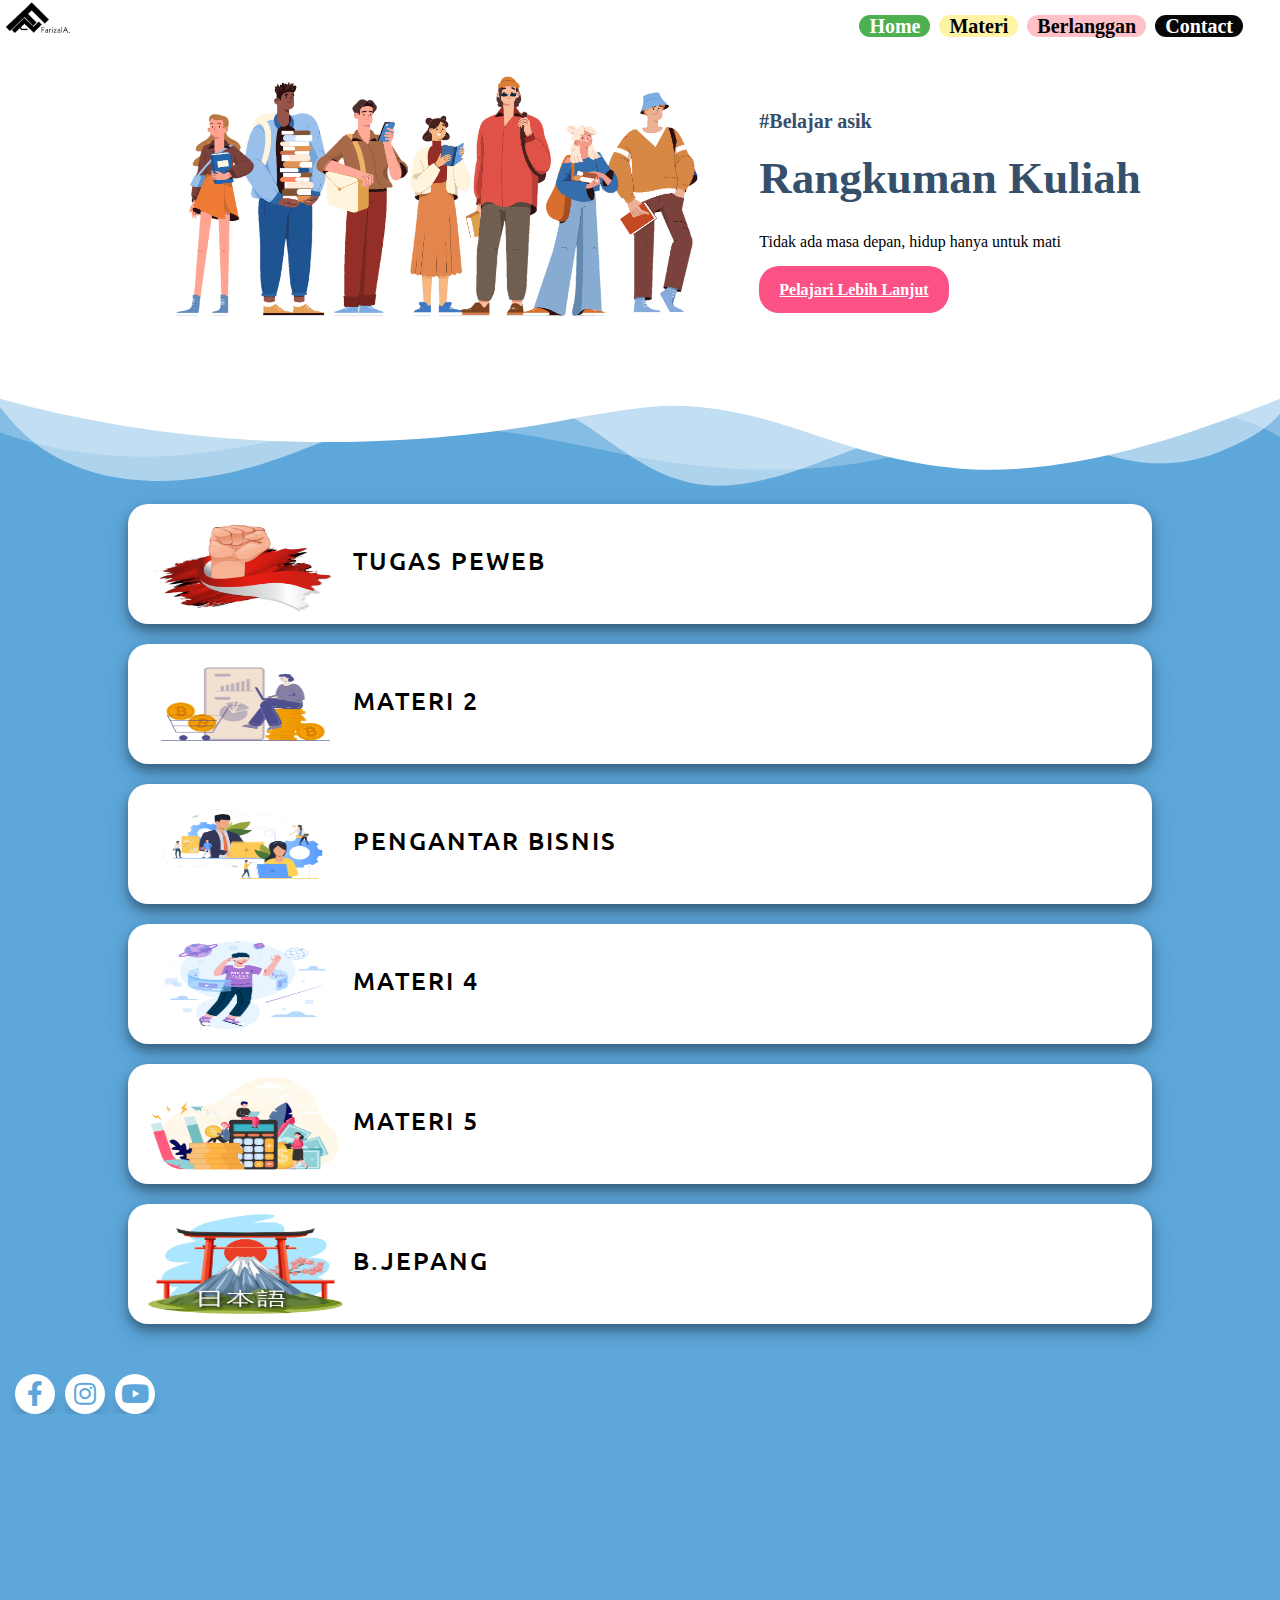
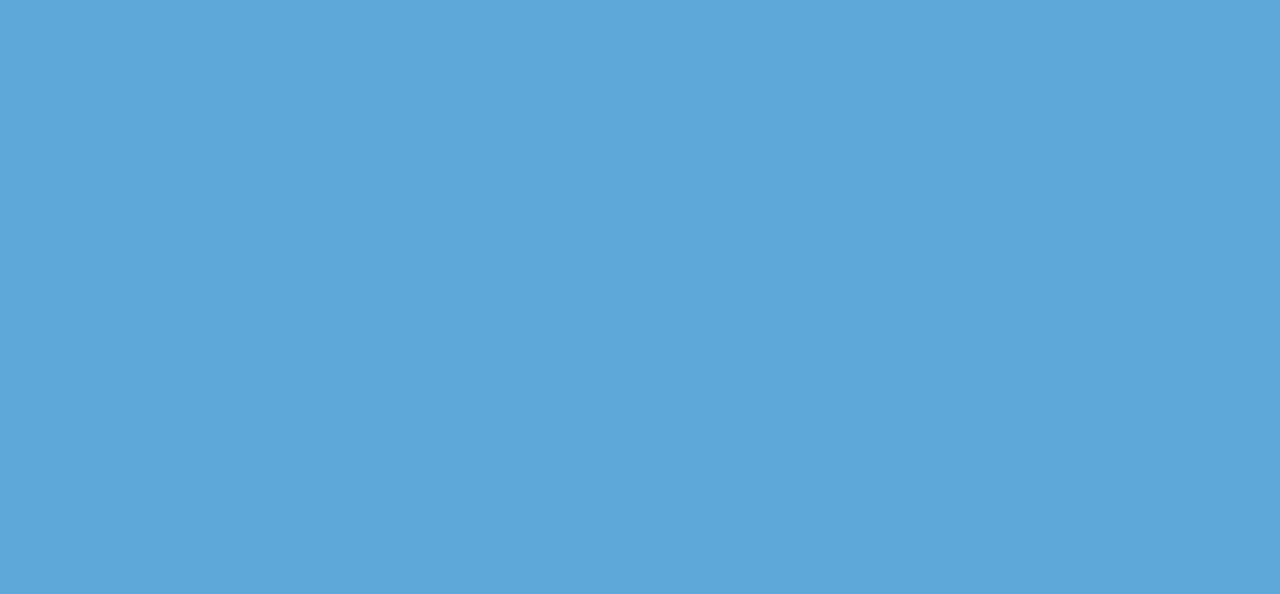
<file: index.html>
<!DOCTYPE html>
<html lang="en">
<head>
  <meta charset="UTF-8">
  <meta name="viewport" content="width=device-width, initial-scale=1.0">
  <meta http-equiv="X-UA-Compatible" content="ie=edge">
    <link
    rel="stylesheet"
    href="https://cdnjs.cloudflare.com/ajax/libs/animate.css/4.1.1/animate.min.css"
  />
    <link rel="stylesheet" href="https://cdnjs.cloudflare.com/ajax/libs/font-awesome/5.15.3/css/all.min.css"/>
<link rel="stylesheet" href="style.css">
<link href="https://fonts.googleapis.com/css2?family=Montserrat+Alternates:wght@200&family=Ubuntu:wght@300&display=swap" rel="stylesheet">
 <title>FarizalA</title>
</head>
<body>
  
  <div class="container">
    <div class="wrapper">
      <div class="logo animate__animated animate__fadeInLeft"><img src='logo2.png '/></div>
      <div class="menu animate__animated animate__fadeInRight animate__delay-1.5s">
           
           <nav>
                    <ul>
                        <li><a href="#home"class="tbl-hme">Home</a></li>
                        <li><a href="#courses"class="tbl-mtri">Materi</a></li>
                        <li><a href="#berlanggan"class="tbl-blgn">Berlanggan</a></li>
                        <li><a href="https://instagram.com/farizaladha?igshid=YmMyMTA2M2Y="class="tbl-cnt">Contact</a></li>
                    </ul>
          </nav>
      
    </div>
  </div>
  </div>
  
  <div class="content">
        <!--untuk home-->
        <section id="Home">
          <div class="gbr animate__animated animate__fadeInLeft">
            <img src="top.png"/>
            </div>
            
            <div class="kolom animate__animated animate__fadeInUp animate__delay-1.8s ">
                <p class="deskripsi">#Belajar asik</p>
                <h2>Rangkuman Kuliah</h2>
                <p>Tidak ada masa depan, hidup  hanya untuk mati</p>
                <p><a href="" class="tbl-pink">Pelajari Lebih Lanjut</a></p>     
              </div>
        </section>      
  </div>
  
  <div class="courses">
  <div class="custom-shape-divider-top-1667434983">
    <svg data-name="Layer 1" xmlns="http://www.w3.org/2000/svg" viewBox="0 0 1200 120" preserveAspectRatio="none">
        <path d="M0,0V46.29c47.79,22.2,103.59,32.17,158,28,70.36-5.37,136.33-33.31,206.8-37.5C438.64,32.43,512.34,53.67,583,72.05c69.27,18,138.3,24.88,209.4,13.08,36.15-6,69.85-17.84,104.45-29.34C989.49,25,1113-14.29,1200,52.47V0Z" opacity=".25" class="shape-fill"></path>
        <path d="M0,0V15.81C13,36.92,27.64,56.86,47.69,72.05,99.41,111.27,165,111,224.58,91.58c31.15-10.15,60.09-26.07,89.67-39.8,40.92-19,84.73-46,130.83-49.67,36.26-2.85,70.9,9.42,98.6,31.56,31.77,25.39,62.32,62,103.63,73,40.44,10.79,81.35-6.69,119.13-24.28s75.16-39,116.92-43.05c59.73-5.85,113.28,22.88,168.9,38.84,30.2,8.66,59,6.17,87.09-7.5,22.43-10.89,48-26.93,60.65-49.24V0Z" opacity=".5" class="shape-fill"></path>
        <path d="M0,0V5.63C149.93,59,314.09,71.32,475.83,42.57c43-7.64,84.23-20.12,127.61-26.46,59-8.63,112.48,12.24,165.56,35.4C827.93,77.22,886,95.24,951.2,90c86.53-7,172.46-45.71,248.8-84.81V0Z" class="shape-fill"></path>
    </svg>
</div>  
   
    <div class="smt">
      
   <div class="pti">
             <a href="https://falaptop.github.io/fastore.github.io/">
              <button><img src="indo.png"><h4>Tugas PeWeb </h4></button>
    </div>
           
           
      <div class="pti">
             <a href="#Link">
               <button> <img src="ekonomi.png">
           <h4>MATERI 2</h4></button>
     </div>
     
         <div class="pti">
             <a href="#Link">
               <button><img src="bisnis.png">
              
           <h4>PENGANTAR BISNIS</h4></button>
     </div>      
     
      <div class="pti">
    <a href="pti.html">
              <button><img src="pti.png"><h4>MATERI 4</h4></button> 
             
           
     </div>
      
   <div class="pti">
             <a href="akuntan.html">
               <button><img src="akuntan.png">
             
           <h4>MATERI 5</h4></button>
     </div>    
     
 <div class="pti">
             <a href="menubahasajepang.html">
            <button><img src="jpn.png">
              
           <h4>B.JEPANG</h4></button>   
     </div>  
         
      
      
    </div>
    
    
    
  
         <div class="wrapperr">
         
         <div class="buttonn"><a href="https://www.facebook.com/">
            <div class="icon">
               <i class="fab fa-facebook-f"></i>
            </div>
            <span>Facebook</span></a>
         </div>
         

         
         
         
         <div class="buttonn"><a href="https://instagram.com/farizaladha?igshid=YmMyMTA2M2Y=">
            <div class="icon">
               <i class="fab fa-instagram"></i>
            </div>
            <span>Instagram</span></a>
         </div>
         
         
      
         
         
         <div class="buttonn"><a href="https://youtube.com/channel/UCqcNlvZFH9TwkTmRudPrGZQ">
            <div class="icon">
               <i class="fab fa-youtube"></i>
            </div>
            <span>YouTube</span></a>
         </div>
         
         
      </div>

  
  </div>
  

  
  
  
    <script src="https://unpkg.com/aos@next/dist/aos.js"></script>
  <script>
    AOS.init();
  </script>
  
  
  
</body>
</html>
</file>
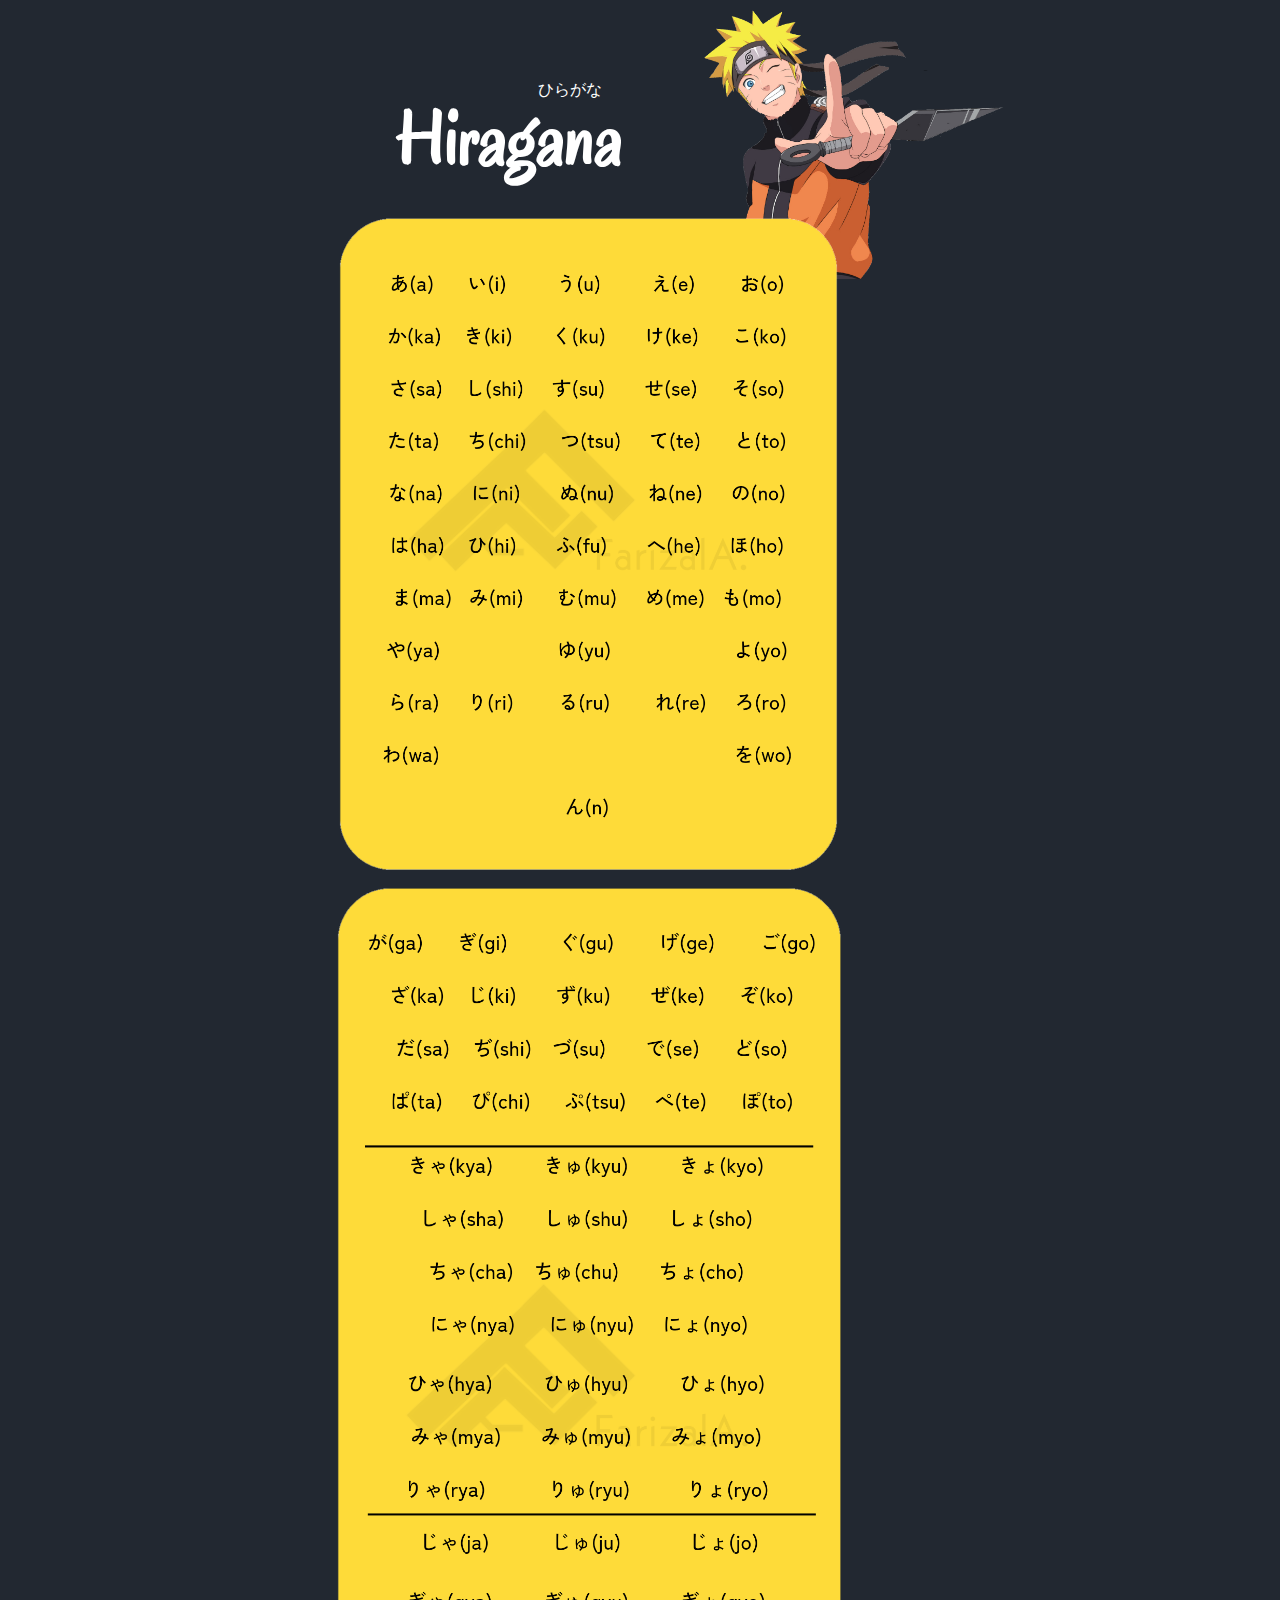
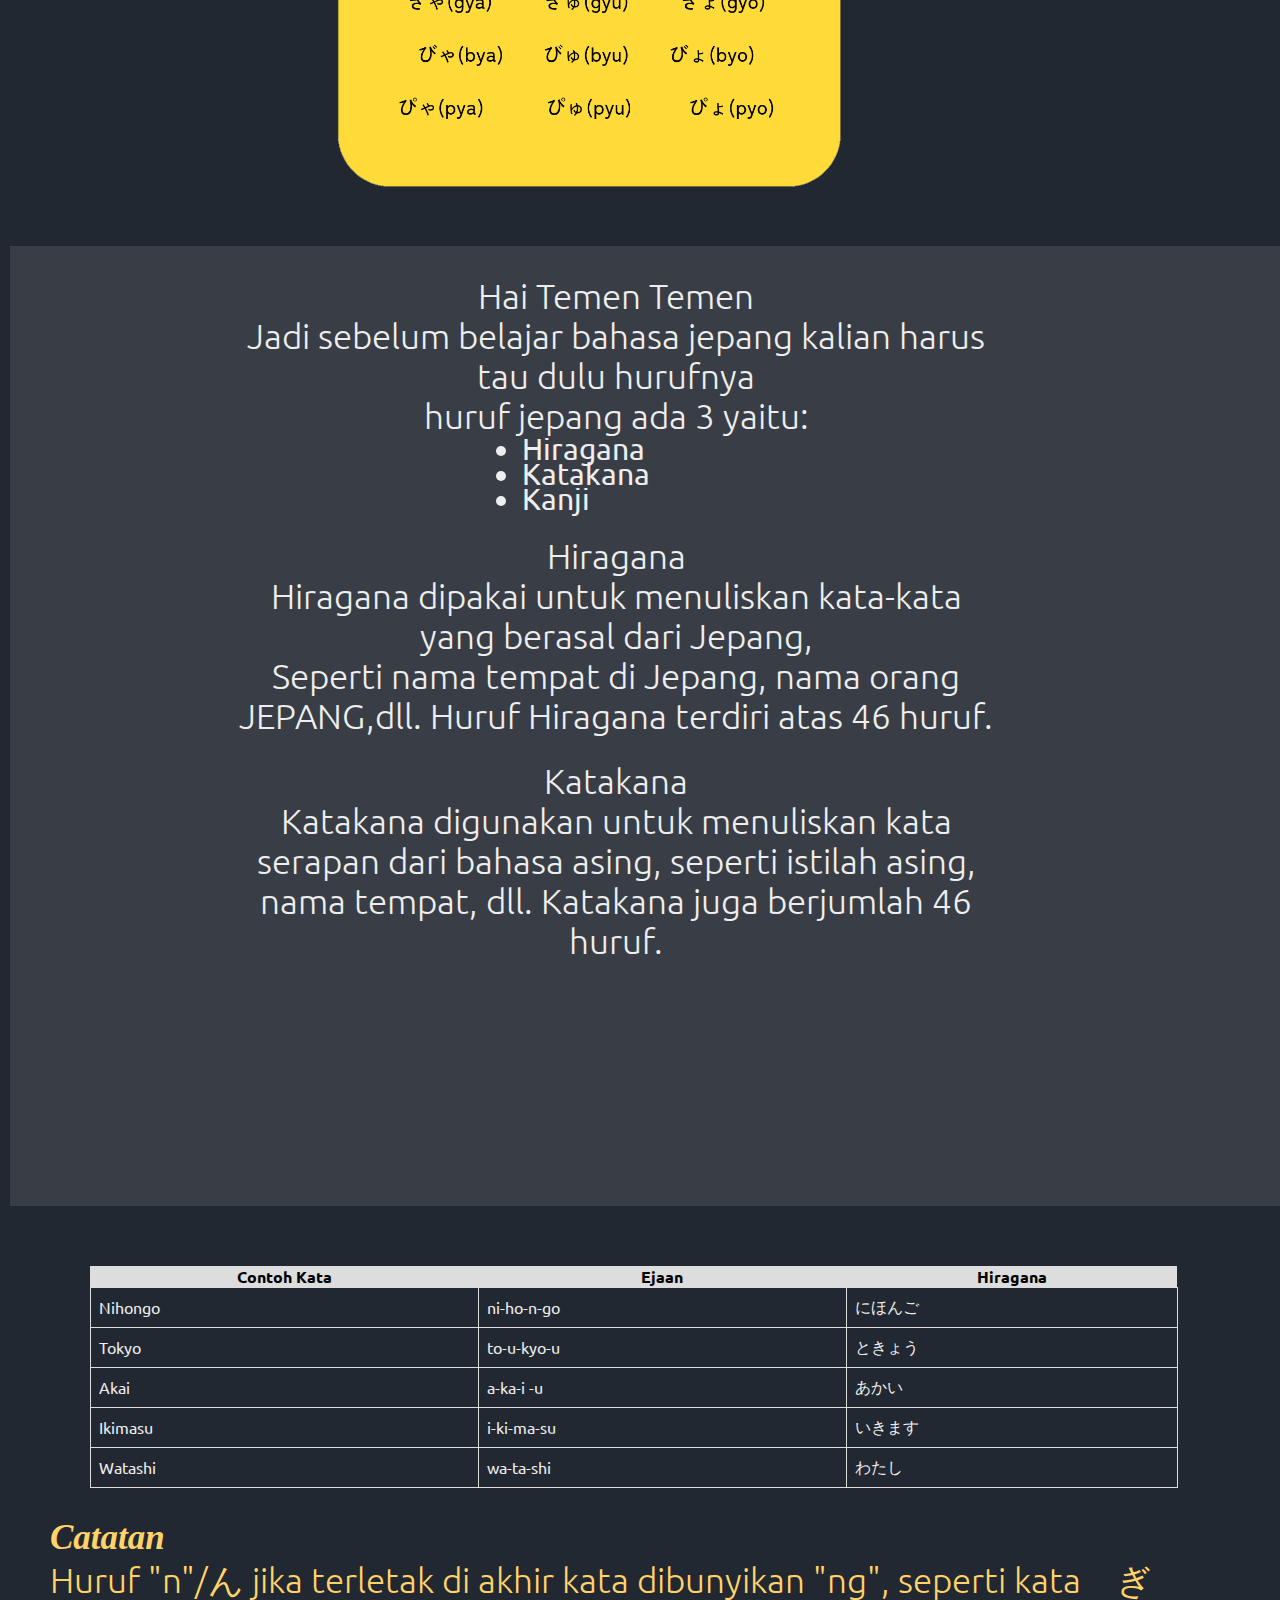
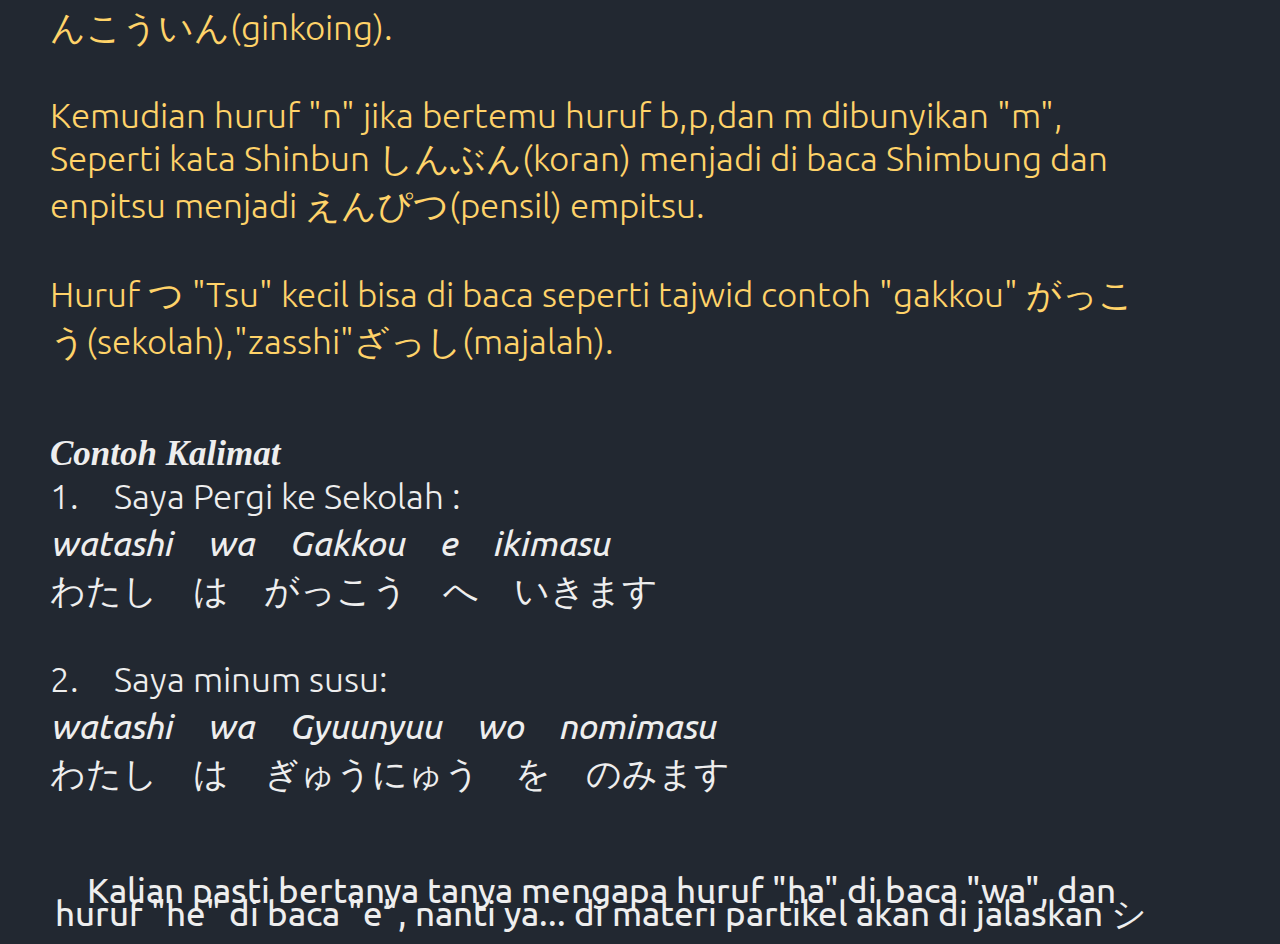
<file: hiragana.html>
<!DOCTYPE html>
<html lang="en">
<head>
  <meta charset="UTF-8">
  <meta name="viewport" content="width=device-width, initial-scale=1.0">
  <meta http-equiv="X-UA-Compatible" content="ie=edge">
  <link rel="stylesheet" href="hiragana.css">
<link href="https://fonts.googleapis.com/css2?family=Montserrat+Alternates:wght@200&family=Ubuntu:wght@300;400;500;700&display=swap" rel="stylesheet">
<link href="https://fonts.googleapis.com/css2?family=Oregano:ital@0;1&display=swap" rel="stylesheet">
<link href="https://fonts.googleapis.com/css2?family=Montserrat+Alternates:wght@200&family=Ubuntu:wght@300;400;500;700&display=swap" rel="stylesheet">
  <title>Hiragana</title>
</head>
<body>
  <div class="container">
    <div class="gbr">
        <p>ひらがな</p>
      <h1>Hiragana</h1>

      <img src="narto.png"/>
    </div>
  </div>
  <div class="hiragana">
    <div class="h">
<img src="hiragana.png"/>
<div class="petir">
  <img src="petir.png">
</div>
<img src="hiragana1.png"/>
</div>
  

  </div>
  
 <div class="pendahuluan">
   <p>Hai Temen Temen<br>Jadi sebelum belajar bahasa jepang kalian harus tau dulu hurufnya<br> huruf jepang ada 3 yaitu:</p>
  
   <li>Hiragana</li>
   <li>Katakana</li>
   <li>Kanji</li>
  

   <br>
   <h3>Hiragana</h3>
   <p>Hiragana dipakai untuk menuliskan kata-kata yang berasal dari Jepang,<br> Seperti nama tempat di Jepang, nama orang JEPANG,dll. Huruf Hiragana terdiri atas 46 huruf. </p>
   <br>
     <h3>Katakana</h3>
   <p>Katakana digunakan untuk menuliskan kata serapan dari bahasa asing, seperti istilah asing, nama tempat, dll. Katakana  juga berjumlah 46 huruf. </p> 
 </div>
  
   <div class="contoh"> 
 <table>
    <tr>
    <th>Contoh Kata</th>
    <th>Ejaan</th>
    <th>Hiragana</th>
  </tr>
  <tr>
    <td>Nihongo</td>
    <td>ni-ho-n-go </td>
    <td>にほんご</td>
  </tr>
    <tr>
    <td>Tokyo</td>
    <td>to-u-kyo-u</td>
    <td>ときょう</td>
  </tr>
  
  
  <tr>
    <td>Akai</td>
    <td>a-ka-i -u</td>
    <td>あかい</td>
  </tr>
  
  <tr>
    <td>Ikimasu</td>
    <td>i-ki-ma-su </td>
    <td>いきます</td>
  </tr>
   <tr>
    <td>Watashi</td>
    <td>wa-ta-shi </td>
    <td>わたし</td>
  </tr>
  
 </table>
 </div>
  
  <div class="catatan">
    <h4 style="padding-left: 50px;"><i>Catatan</i></h4>
    <p>Huruf "n"/ん jika terletak di akhir kata dibunyikan "ng", seperti kata　ぎんこういん(ginkoing).<br><br>Kemudian huruf "n" jika bertemu huruf b,p,dan m dibunyikan "m",<br>Seperti kata Shinbun しんぶん(koran) menjadi di baca Shimbung dan enpitsu menjadi えんぴつ(pensil) empitsu. <br><br>
    Huruf つ "Tsu" kecil bisa di baca seperti tajwid contoh "gakkou" がっこう(sekolah),"zasshi"ざっし(majalah).
    
    </p>
  </div>
  <br>
    <div class="catatan">
    <h4 style="padding-left: 50px;color:#EEEEEE;"><i>Contoh Kalimat</i></h4>
    <p style="color:#EEEEEE;">1.　Saya Pergi ke Sekolah :<br> <i>watashi　wa　Gakkou　e　ikimasu</i><br>
    わたし　は　がっこう　へ　いきます<br><br>
    2.　Saya minum susu:<br> <i>watashi　wa　Gyuunyuu　wo　nomimasu</i><br>
    わたし　は　ぎゅうにゅう　を　のみます
    </p><br><br>
   <p style="text-align:center;color:#EEEEEE;line-height: 23px;"><b> Kalian pasti bertanya tanya mengapa huruf "ha" di baca "wa", dan huruf "he" di baca "e", nanti ya... di materi partikel akan di jalaskan シ</b></p> 
    
    <div class="sasuke">
      <img src="sasuke.png" style="width:100px;"/>
      <h3>Yuk lanjut Katakana</h3>
    </div>
    
    
    
    
  </div>
  
  
  
  
  
  
  
  
  
  
  
  
</body>
</html>
</file>
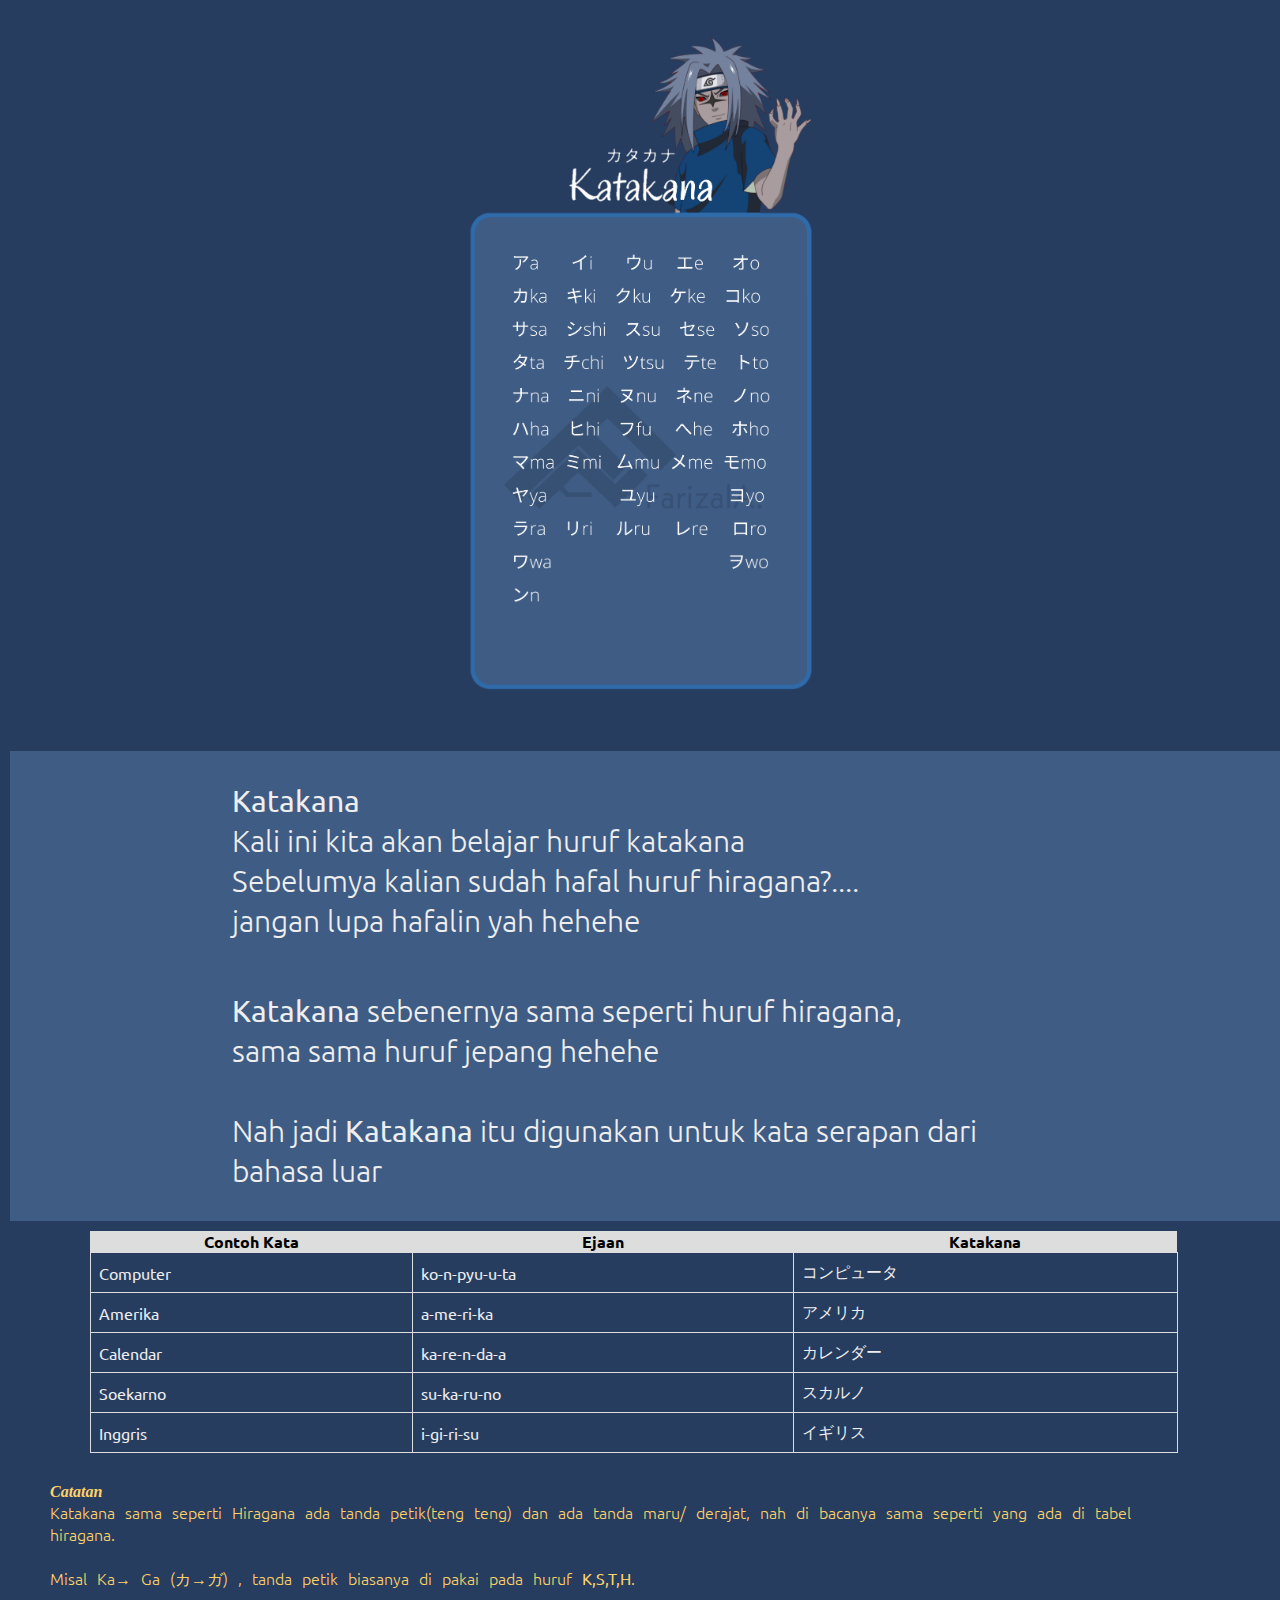
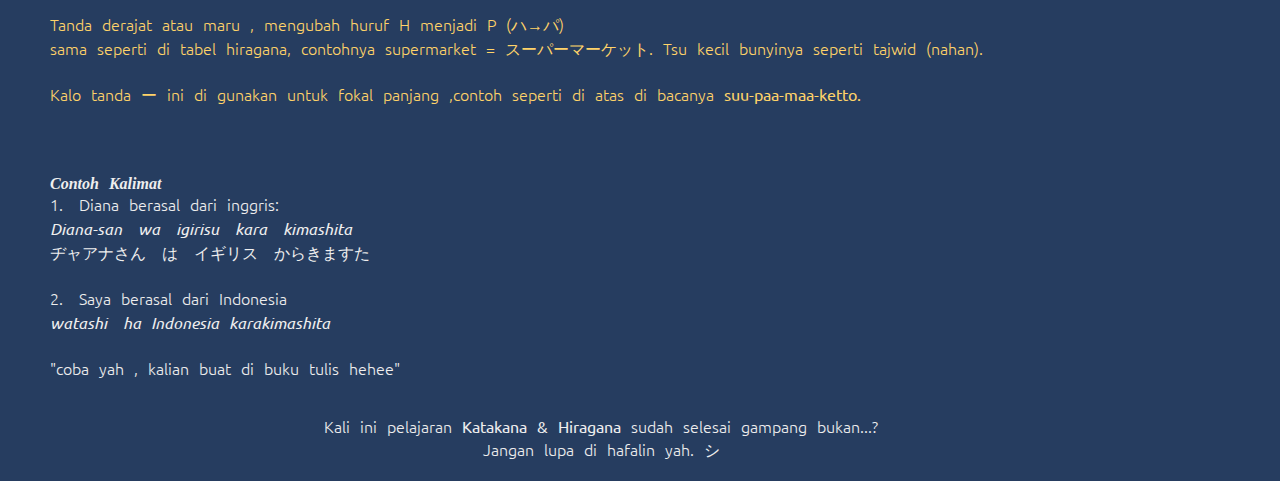
<file: katakana.html>
<!DOCTYPE html>
<html lang="en">
<head>
  <meta charset="UTF-8">
  <meta name="viewport" content="width=device-width, initial-scale=1.0">
  <meta http-equiv="X-UA-Compatible" content="ie=edge">
  <link rel="stylesheet" href="katakana.css">
<link href="https://fonts.googleapis.com/css2?family=Montserrat+Alternates:wght@200&family=Ubuntu:wght@300;400;500;700&display=swap" rel="stylesheet">
<link href="https://fonts.googleapis.com/css2?family=Oregano:ital@0;1&display=swap" rel="stylesheet">
<link href="https://fonts.googleapis.com/css2?family=Montserrat+Alternates:wght@200&family=Ubuntu:wght@300;400;500;700&display=swap" rel="stylesheet">
  <title>Katakana</title>
</head>
<body>
  <div class="hiragana">
    <div class="h">
      <img src="katakana.png"/>
    </div>
  </div>
  
  

  

  
  
 <div class="pendahuluan">
     <h3><b>Katakana</b></h3>
   <p>Kali ini kita akan belajar huruf katakana<br>Sebelumya kalian sudah hafal huruf hiragana?.... <br>jangan lupa hafalin yah hehehe</p> <br> <br>
   
   <p><b>Katakana</b> sebenernya sama seperti huruf hiragana,<br> sama sama huruf jepang hehehe<br><br>Nah jadi <b>Katakana</b> itu digunakan untuk kata serapan dari bahasa luar</p>
 </div>
  
  
  
  
  
  
  
   <div class="contoh"> 
 <table>
    <tr>
    <th>Contoh Kata</th>
    <th>Ejaan</th>
    <th>Katakana</th>
  </tr>
  <tr>
    <td>Computer</td>
    <td>ko-n-pyu-u-ta </td>
    <td>コンピュータ</td>
  </tr>
    <tr>
    <td>Amerika</td>
    <td>a-me-ri-ka</td>
    <td>アメリカ</td>
  </tr>
  
  
  <tr>
    <td>Calendar</td>
    <td>ka-re-n-da-a</td>
    <td>カレンダー</td>
  </tr>
  
  <tr>
    <td>Soekarno</td>
    <td>su-ka-ru-no </td>
    <td>スカルノ</td>
  </tr>
   <tr>
    <td>Inggris</td>
    <td>i-gi-ri-su</td>
    <td>イギリス</td>
  </tr>
  
 </table>
 </div>
  
  <div class="catatan">
    <h4 style="padding-left: 50px;"><i>Catatan</i></h4>
    <p>Katakana sama seperti Hiragana ada tanda petik(teng teng) dan ada tanda maru/ derajat, nah di bacanya sama seperti yang ada di tabel hiragana.<br><br>
    Misal Ka→ Ga (カ→ガ) , tanda petik biasanya di pakai pada huruf <b>K,S,T,H</b>.<br><br>
    Tanda derajat atau maru , mengubah huruf H menjadi P (ハ→パ) <br>sama seperti di tabel hiragana, contohnya supermarket = スーパーマーケット. Tsu kecil bunyinya seperti tajwid (nahan).<br><br>
    Kalo tanda ー ini di gunakan untuk fokal panjang ,contoh seperti di atas di bacanya <b>suu-paa-maa-ketto.</b>
    
    </p>
  </div>
  <br>
    <div class="catatan">
    <h4 style="padding-left: 50px;color:#EEEEEE;"><i>Contoh Kalimat</i></h4>
    <p style="color:#EEEEEE;">1.　Diana berasal dari inggris:<br> <i>Diana-san　wa　igirisu　kara　kimashita</i><br>
    ヂャアナさん　は　イギリス　からきますた<br><br>
    2.　Saya berasal dari Indonesia<br> <i>watashi　ha Indonesia karakimashita</i><br><br>
   "coba yah , kalian buat di buku tulis hehee"
    </p><br><br>
   <p style="text-align:center;color:#EEEEEE;line-height: 23px;"> Kali ini pelajaran <b>Katakana & Hiragana</b> sudah selesai gampang bukan...? <br> Jangan lupa di hafalin yah. シ</p> 
    

    
    
    
    
  </div>
  
  
  
  
  
  
  
  
  
  
  
  
</body>
</html>
</file>
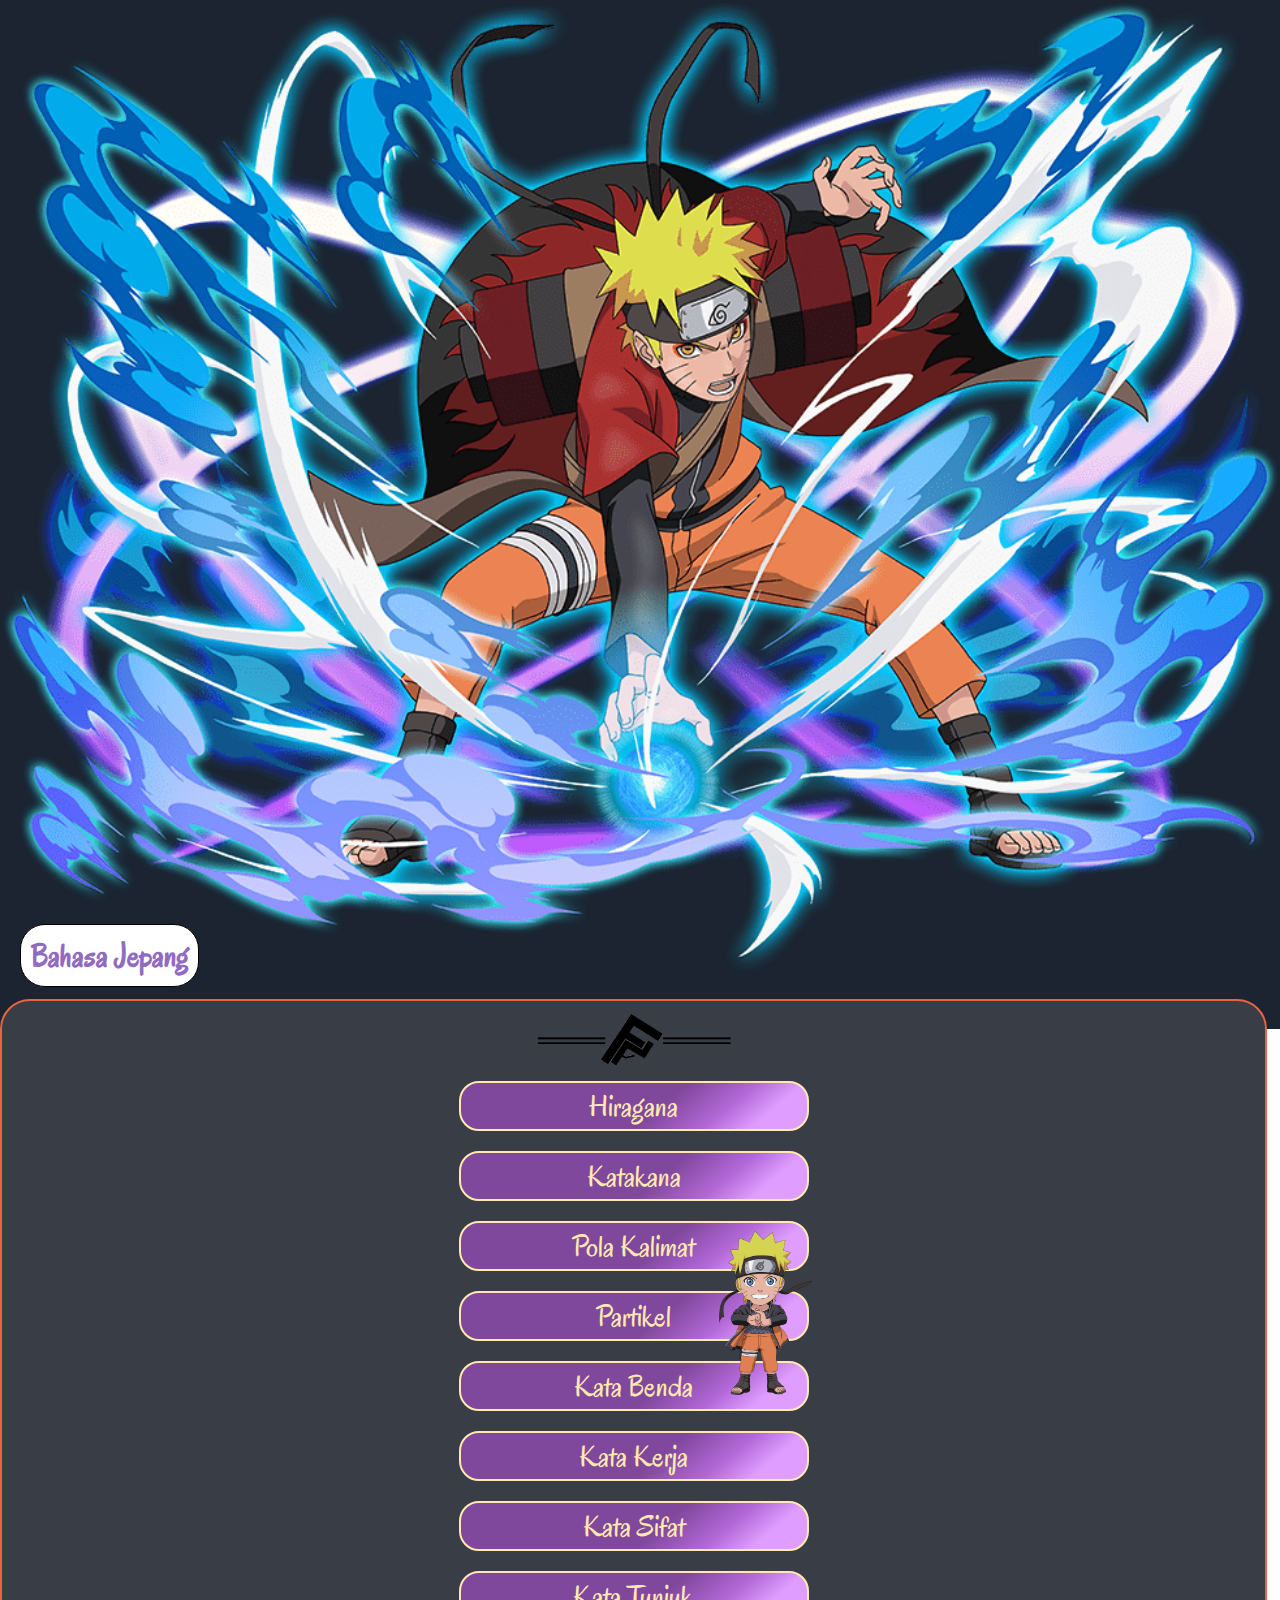
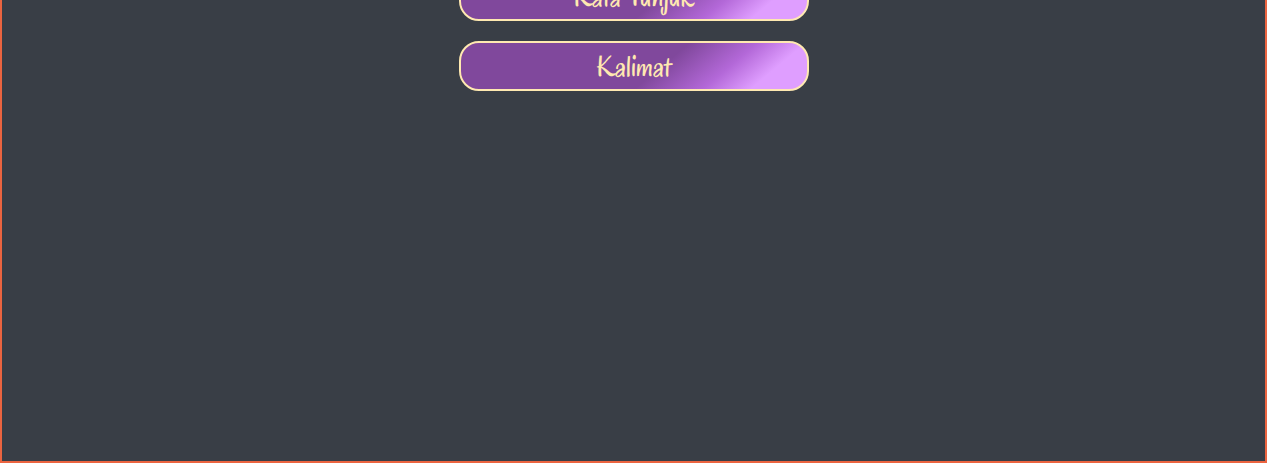
<file: menubahasajepang.html>
<!DOCTYPE html>
<html lang="en">
<head>
  <meta charset="UTF-8">
  <meta name="viewport" content="width=device-width, initial-scale=1.0">
  <meta http-equiv="X-UA-Compatible" content="ie=edge">
  <link rel="stylesheet" href="menubahasajepang.css">
<link rel="preconnect" href="https://fonts.googleapis.com">
<link rel="preconnect" href="https://fonts.gstatic.com" crossorigin>
<link href="https://fonts.googleapis.com/css2?family=Oregano:ital@0;1&display=swap" rel="stylesheet">
  <title>Bahasa Jepang</title>
</head>
<body>
<div class="gambar">
  <img src="naruto.png"/>
 <h1><b>Bahasa Jepang</b></h1> 
</div>

<div class="container">
 <div class="gbr">
   <img src="fa.png"/>
 </div>
<div class="hiragana">
    <a href="hiragana.html"><button>Hiragana</button>
</div>


<div class="hiragana">
    <a href="katakana.html"><button>Katakana</button>
</div>

<div class="hiragana">
    <a href="https://instagram.com/farizaladha?igshid=YmMyMTA2M2Y="><button>Pola Kalimat</button>
</div>

<div class="narto">
<img src="naruto1.png"/>
</div>

<div class="hiragana">
    <a href="https://instagram.com/farizaladha?igshid=YmMyMTA2M2Y="><button>Partikel</button>
</div>
<div class="hiragana">
    <a href="https://instagram.com/farizaladha?igshid=YmMyMTA2M2Y="><button>Kata Benda</button>
</div>
<div class="hiragana">
    <a href="https://instagram.com/farizaladha?igshid=YmMyMTA2M2Y="><button>Kata Kerja</button>
</div>

<div class="hiragana">
    <a href="https://instagram.com/farizaladha?igshid=YmMyMTA2M2Y="><button>Kata Sifat</button>
</div>
<div class="hiragana">
    <a href="https://instagram.com/farizaladha?igshid=YmMyMTA2M2Y="><button>Kata Tunjuk</button>
</div>

<div class="hiragana">
    <a href="https://instagram.com/farizaladha?igshid=YmMyMTA2M2Y="><button>Kalimat</button>
</div>

</div>

 
  
  
  

  
  
  
  
  
  
  
  
 
</body>
</html>
</file>
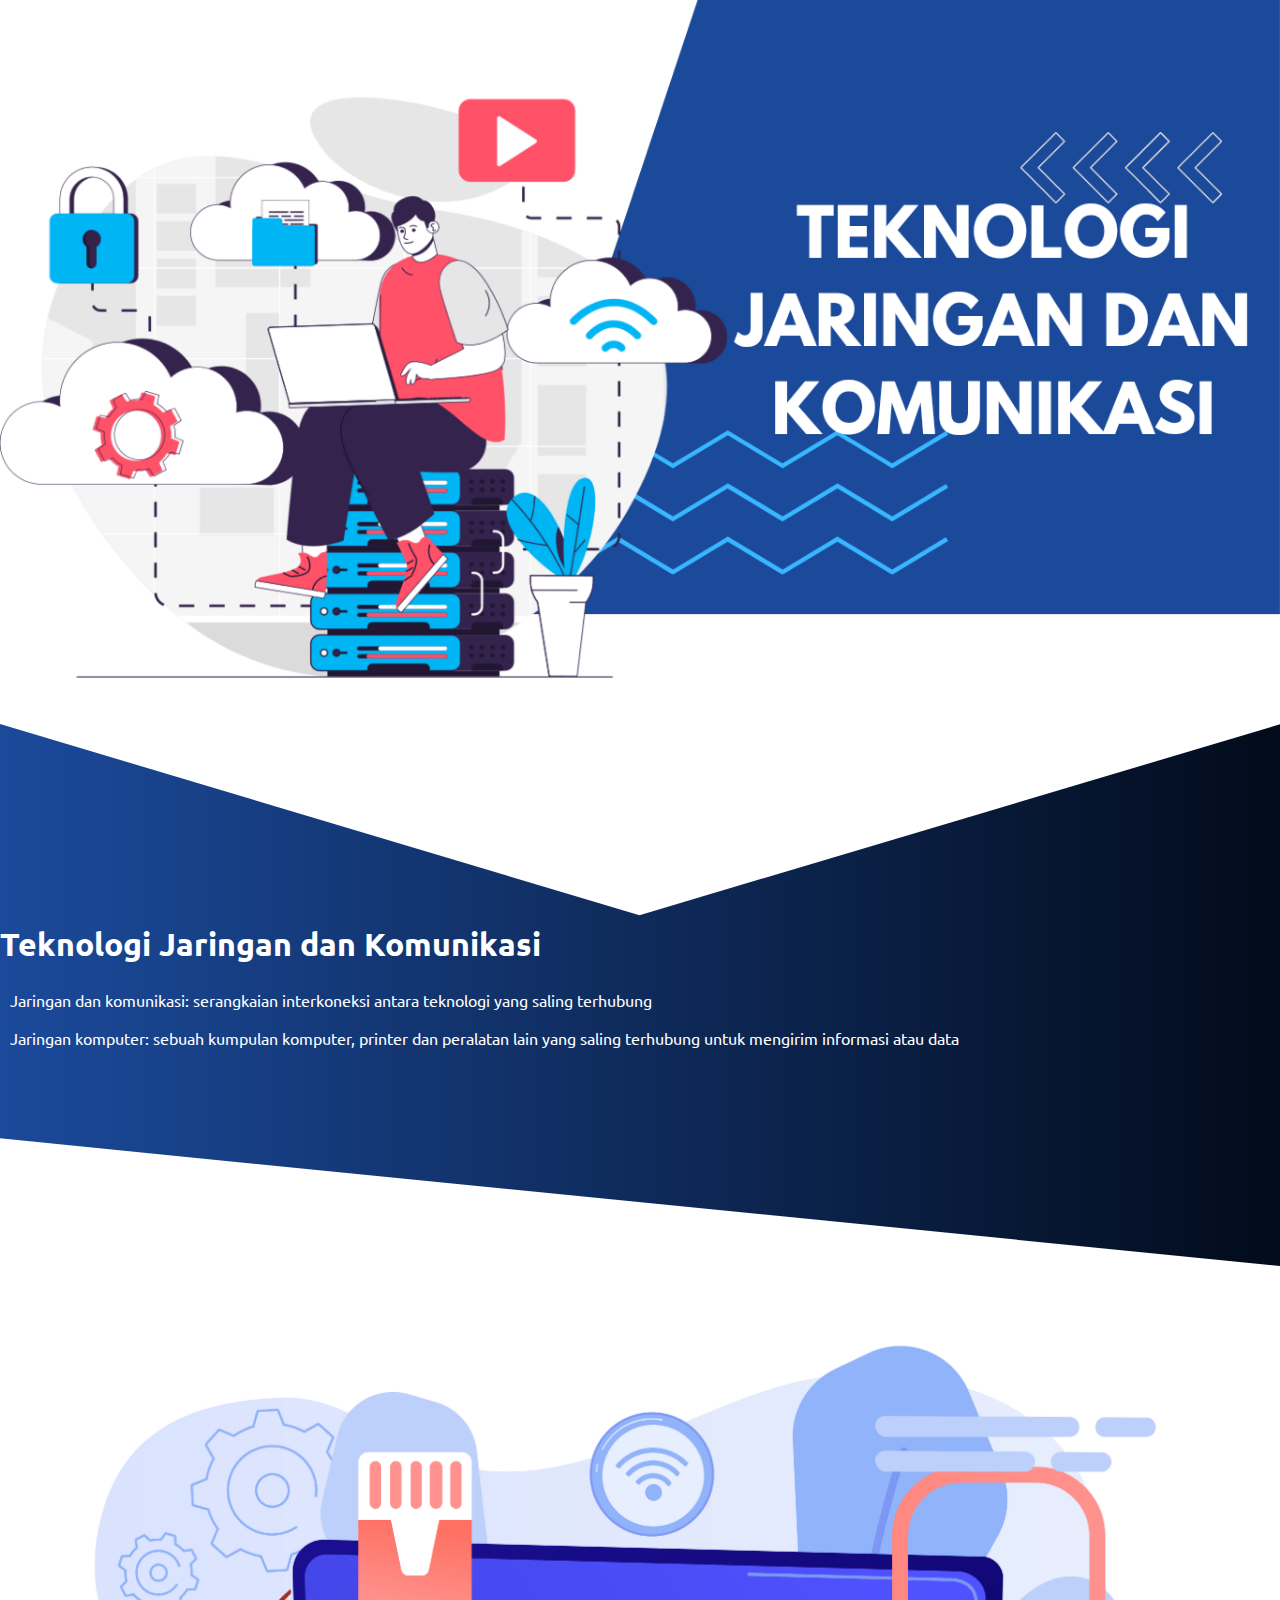
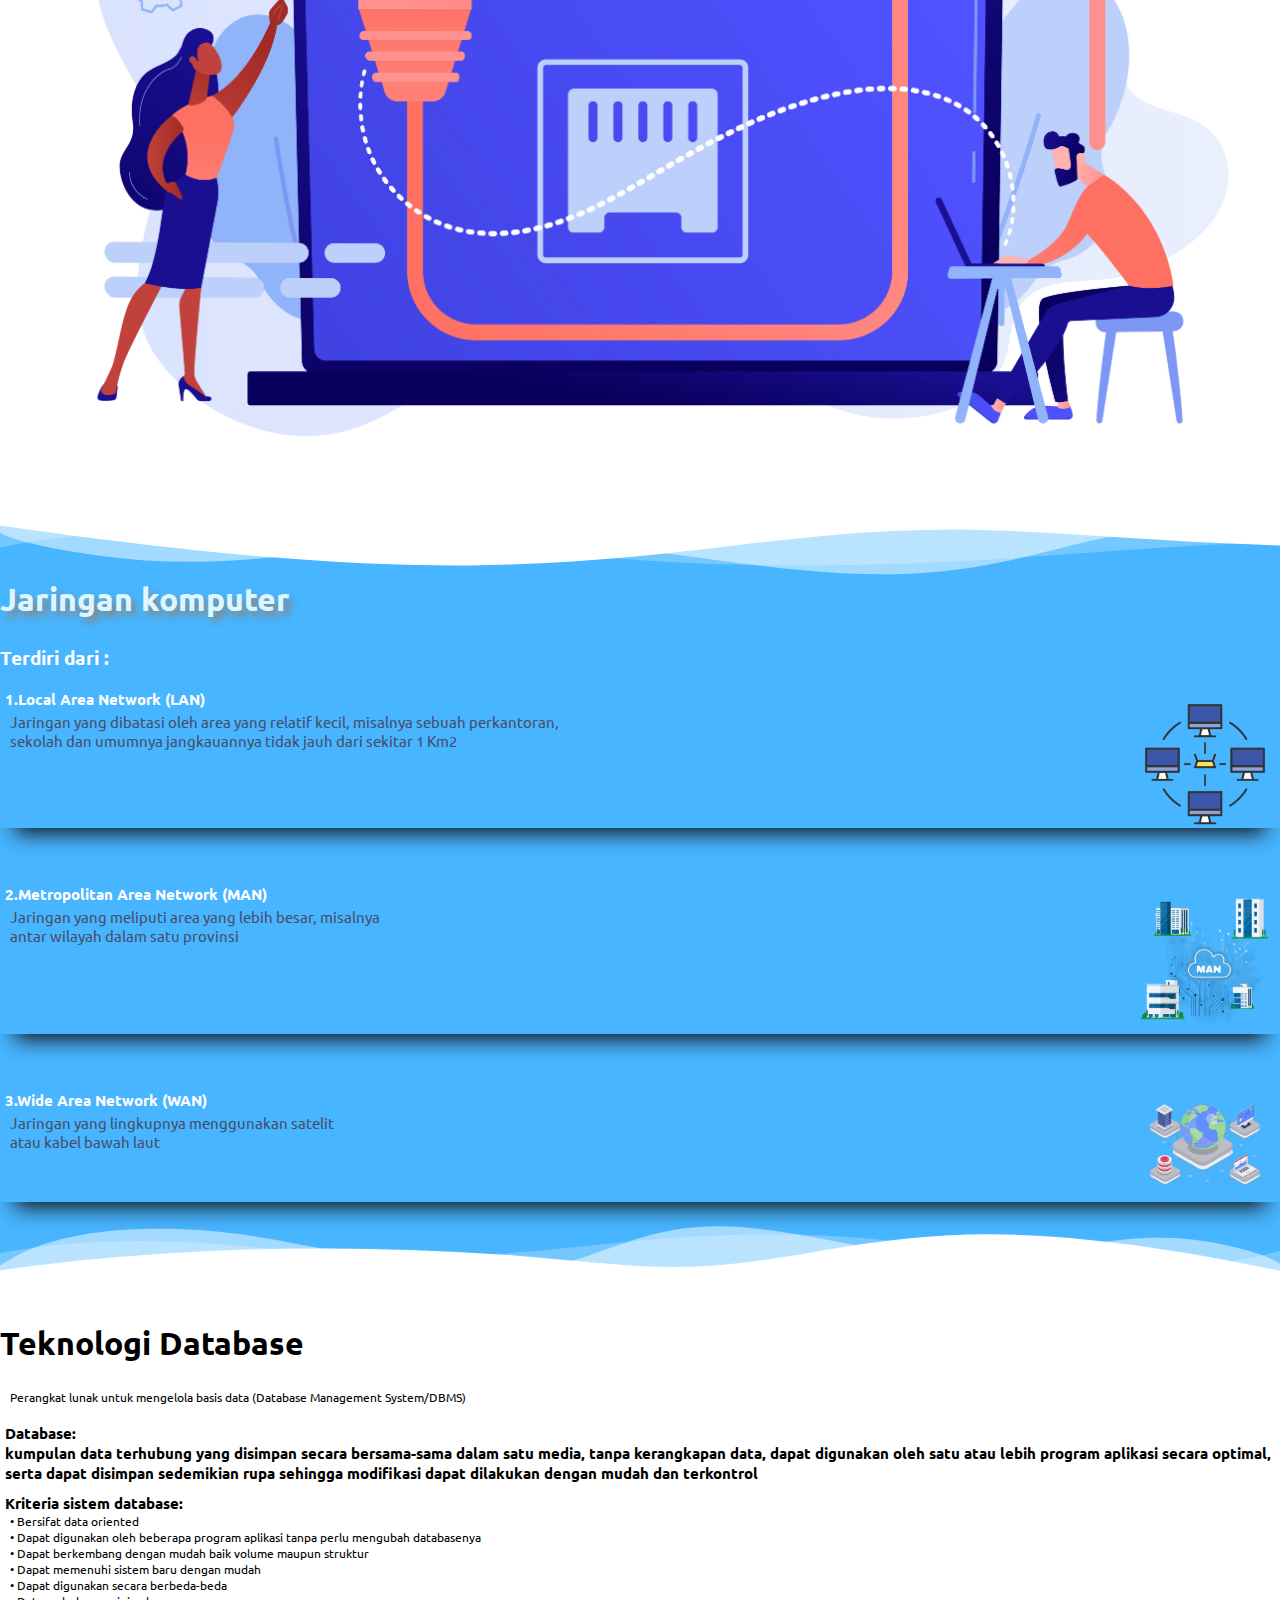
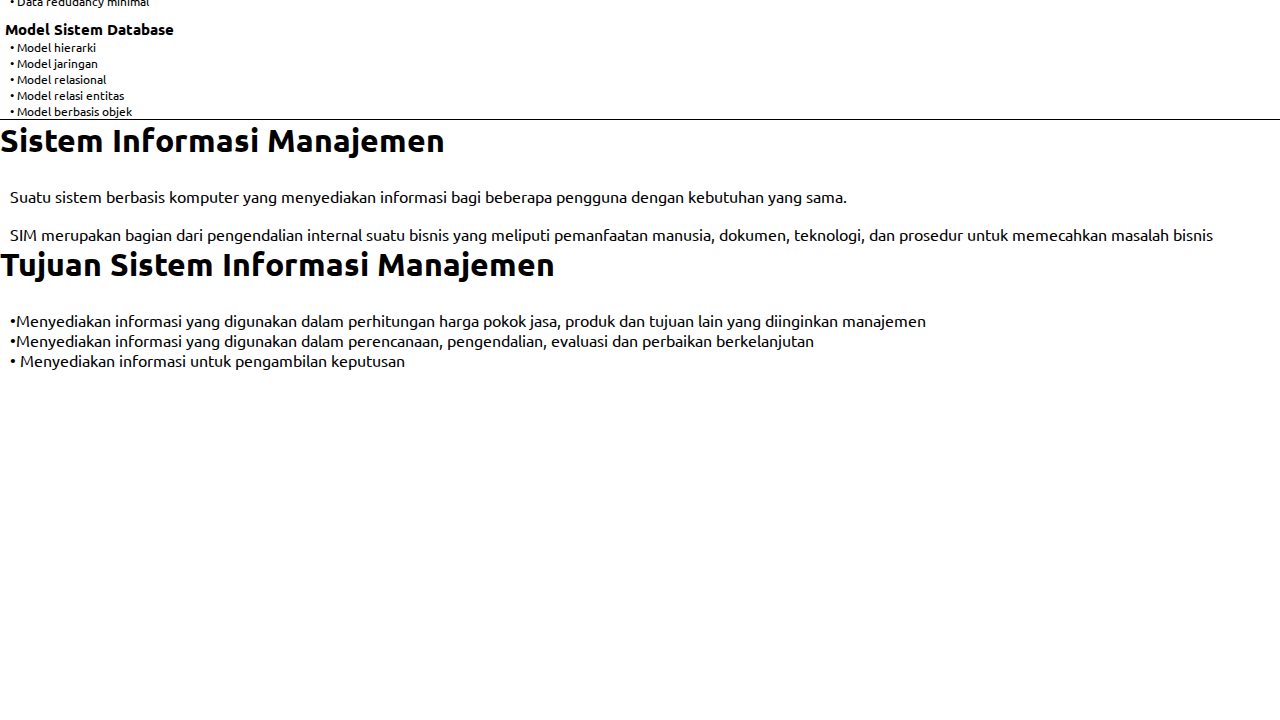
<file: tkj.html>
<!DOCTYPE html>
<html lang="en">
<head>
  <meta charset="UTF-8">
  <meta name="viewport" content="width=device-width, initial-scale=1.0">
  <meta http-equiv="X-UA-Compatible" content="ie=edge">
  <link rel="stylesheet" href="tkj.css">
<link href="https://fonts.googleapis.com/css2?family=Montserrat+Alternates:wght@200&family=Ubuntu:wght@300;400;500;700&display=swap" rel="stylesheet">
  <title>Teknologi Jaringan dan Komputer</title>
</head>
<body>
  <div class="container">
    <img src="tkj.png">
     
   </div>
   
   <div class="content">
     <div class="custom-shape-divider-top-1667518685">
    <svg data-name="Layer 1" xmlns="http://www.w3.org/2000/svg" viewBox="0 0 1200 120" preserveAspectRatio="none">
        <path d="M1200 0L0 0 598.97 114.72 1200 0z" class="shape-fill"></path>
        </svg>
        </div>
        
   
          <h1> Teknologi Jaringan dan Komunikasi
 </h1>
      <p>Jaringan dan komunikasi: serangkaian interkoneksi
          antara teknologi yang saling terhubung
       </p>
       <br><p>Jaringan komputer: sebuah kumpulan komputer,
printer dan peralatan lain yang saling terhubung
untuk mengirim informasi atau data
</p>
<br>

<div class="custom-shape-divider-bottom-1667528711">
    <svg data-name="Layer 1" xmlns="http://www.w3.org/2000/svg" viewBox="0 0 1200 120" preserveAspectRatio="none">
        <path d="M1200 0L0 0 598.97 114.72 1200 0z" class="shape-fill"></path>
    </svg>
</div>

   </div>
   
 <div class="isi">
   <img src="ji.jpg"/>

 </div>
 
 <div class="lan">
      <div class="custom-shape-divider-top-1667531377">
    <svg data-name="Layer 1" xmlns="http://www.w3.org/2000/svg" viewBox="0 0 1200 120" preserveAspectRatio="none">
        <path d="M0,0V46.29c47.79,22.2,103.59,32.17,158,28,70.36-5.37,136.33-33.31,206.8-37.5C438.64,32.43,512.34,53.67,583,72.05c69.27,18,138.3,24.88,209.4,13.08,36.15-6,69.85-17.84,104.45-29.34C989.49,25,1113-14.29,1200,52.47V0Z" opacity=".25" class="shape-fill"></path>
        <path d="M0,0V15.81C13,36.92,27.64,56.86,47.69,72.05,99.41,111.27,165,111,224.58,91.58c31.15-10.15,60.09-26.07,89.67-39.8,40.92-19,84.73-46,130.83-49.67,36.26-2.85,70.9,9.42,98.6,31.56,31.77,25.39,62.32,62,103.63,73,40.44,10.79,81.35-6.69,119.13-24.28s75.16-39,116.92-43.05c59.73-5.85,113.28,22.88,168.9,38.84,30.2,8.66,59,6.17,87.09-7.5,22.43-10.89,48-26.93,60.65-49.24V0Z" opacity=".5" class="shape-fill"></path>
        <path d="M0,0V5.63C149.93,59,314.09,71.32,475.83,42.57c43-7.64,84.23-20.12,127.61-26.46,59-8.63,112.48,12.24,165.56,35.4C827.93,77.22,886,95.24,951.2,90c86.53-7,172.46-45.71,248.8-84.81V0Z" class="shape-fill"></path>
    </svg>
</div>
   <h1>Jaringan komputer</h1>
   <h3>Terdiri dari :</h3>
   <br>
  <div class="ab">
    <div class="a">
  <h4><b>1.Local Area Network (LAN)</b></h4>
   <p>Jaringan yang dibatasi 
oleh area yang relatif 
kecil, misalnya sebuah 
perkantoran, sekolah 
dan umumnya 
jangkauannya tidak jauh 
dari sekitar 1 Km2
</p>
</div>
<div class="b">
  <img src="lan.png"/>
</div>
  </div>


   
<br>
<br>
  <div class="ab">
    <div class="a">
   <h4><b>2.Metropolitan Area Network 
            (MAN)</b></h4>
          <p>Jaringan yang meliputi 
              area yang lebih besar, 
              misalnya antar wilayah 
              dalam satu provinsi</p>
</div>
<div class="b">
  <img src="man.png"/>
</div>
  </div>
       

<br>
<br>

  <div class="ab">
    <div class="a">
          <h4><b>3.Wide Area Network (WAN)</b></h4>
           <p>Jaringan yang lingkupnya menggunakan satelit atau kabel bawah laut</p>

</div>
<div class="b">
  <img src="wan.png"/>
</div>

  </div>
<div class="custom-shape-divider-bottom-1667545302">
    <svg data-name="Layer 1" xmlns="http://www.w3.org/2000/svg" viewBox="0 0 1200 120" preserveAspectRatio="none">
        <path d="M0,0V46.29c47.79,22.2,103.59,32.17,158,28,70.36-5.37,136.33-33.31,206.8-37.5C438.64,32.43,512.34,53.67,583,72.05c69.27,18,138.3,24.88,209.4,13.08,36.15-6,69.85-17.84,104.45-29.34C989.49,25,1113-14.29,1200,52.47V0Z" opacity=".25" class="shape-fill"></path>
        <path d="M0,0V15.81C13,36.92,27.64,56.86,47.69,72.05,99.41,111.27,165,111,224.58,91.58c31.15-10.15,60.09-26.07,89.67-39.8,40.92-19,84.73-46,130.83-49.67,36.26-2.85,70.9,9.42,98.6,31.56,31.77,25.39,62.32,62,103.63,73,40.44,10.79,81.35-6.69,119.13-24.28s75.16-39,116.92-43.05c59.73-5.85,113.28,22.88,168.9,38.84,30.2,8.66,59,6.17,87.09-7.5,22.43-10.89,48-26.93,60.65-49.24V0Z" opacity=".5" class="shape-fill"></path>
        <path d="M0,0V5.63C149.93,59,314.09,71.32,475.83,42.57c43-7.64,84.23-20.12,127.61-26.46,59-8.63,112.48,12.24,165.56,35.4C827.93,77.22,886,95.24,951.2,90c86.53-7,172.46-45.71,248.8-84.81V0Z" class="shape-fill"></path>
    </svg>
</div>
 </div>
 
 <div class="data">
   <h1>Teknologi Database</h1>
   <p>Perangkat lunak untuk mengelola basis data (Database
Management System/DBMS)</p>
<br>
<h3>Database: <br>kumpulan data terhubung yang disimpan secara
bersama-sama dalam satu media, tanpa kerangkapan data,
dapat digunakan oleh satu atau lebih program aplikasi
secara optimal, serta dapat disimpan sedemikian rupa
sehingga modifikasi dapat dilakukan dengan mudah dan
terkontrol</h3>

<div class="kriteria">
<h3>Kriteria sistem database:</h3>
<p>• Bersifat data oriented<br>
• Dapat digunakan oleh beberapa program 
aplikasi tanpa perlu mengubah databasenya<br>
• Dapat berkembang dengan mudah baik 
volume maupun struktur<br>
• Dapat memenuhi sistem baru dengan 
mudah<br>
• Dapat digunakan secara berbeda-beda<br>
• Data redudancy minimal</p>
</div>

<div class="model">
 <h3> Model Sistem Database </h3>
<p>• Model hierarki<br>
• Model jaringan<br>
• Model relasional<br>
• Model relasi entitas<br>
• Model berbasis objek</p>

</div>

   
 </div>
 
 
<div class="sim">
  <h1>Sistem Informasi Manajemen</h1>
<p>Suatu sistem berbasis komputer yang menyediakan
informasi
bagi
beberapa
pengguna
dengan
kebutuhan yang sama.</p><br>
<p>SIM merupakan bagian dari pengendalian internal
suatu bisnis yang meliputi pemanfaatan manusia,
dokumen,
teknologi,
dan
prosedur
untuk
memecahkan masalah bisnis</p>

<h1>Tujuan Sistem Informasi 
Manajemen</h1>
<p>•Menyediakan
informasi
yang
digunakan
dalam
perhitungan harga pokok jasa, produk dan tujuan lain
yang diinginkan manajemen<br>
•Menyediakan
informasi
yang
digunakan
dalam
perencanaan, pengendalian, evaluasi dan perbaikan
berkelanjutan<br>
• Menyediakan informasi untuk pengambilan keputusan</p>


  
</div>
   
   

   
   
           
       
       

     
  
  
  
  
  
  
  
  
  
</body>
</html>
</file>
<file: style.css>
*,
  html,
  body{
    margin: 0;
    padding: 0;
   
  }

.wrapper {
   float: right;
  width: 100%;
  margin-top: 2px;
  position: relative;
 overflow: hidden;
}

.logo a {
    float: left;
    font-size: 15px;
    font-weight: bold;
    float: left;
    font-family: courier;
    color: #364f6b;
    text-decoration: none;
 overflow: hidden;
}

.menu {
    float: right;
    margin-right: 20px;
 
}


nav {
  padding: 5px;
  float: right;
  display: flex;
  width: 100%;
  margin: auto;
  line-height: 10px;
  position: sticky;
  position: -webkit-sticky;
  top:0;
  font-size: 10px
 
}

nav a {
  text-decoration: none;
  color: #FFFFFF;
  
}
nav li {
  list-style-type: none;
  display: inline;
  float: right;
}

nav ul {
  list-style-type: none;
    margin: 0;
    padding: 0;
    transition: ls;
}
nav ul li {
    float: left;
}

nav ul li a {
    color: black;
    font-weight: bold;
    text-align: center;
    padding: 0px 10px 0px 10px;
    text-decoration: none;
}   

nav ul li a:hover {
    text-decoration: underline;
}


a.tbl-hme {
    background: #4caf50;
    border-radius: 20px;
    margin-top: 20px;
    color: #FFFFFF;
    cursor: pointer;
    font-weight: bold;
    margin-right: 9px;
}

a.tbl-hme:hover {
    background: #058355;
    text-decoration: none;
}

a.tbl-mtri {
    background:#FFF4A3;
    border-radius: 20px;
    margin-top: 20px;
    
    color: #000000;
    cursor: pointer;
    font-weight: bold;
    margin-right: 9px;
}

a.tbl-mtri:hover {
    background: #ad9c19;
    text-decoration: none;
}

a.tbl-blgn {
    background:#FFC0C7;
    border-radius: 20px;
    margin-top: 20px;
     
    color: #000000;
    cursor: pointer;
    font-weight: bold;
    margin-right: 9px;
}

a.tbl-blgn:hover {
    background: #ec818e;
    text-decoration: none;
}

a.tbl-cnt {
    background:#080808;
    border-radius: 20px;
    margin-top: 10px;
    
    color: #ffffff;
    cursor: pointer;
    font-weight: bold;
    margin-right: 2px;
}

a.tbl-cnt:hover {
    background: #363636;
    text-decoration: none;
}

a.tbl-pink {
    background: #fc5185;
    border-radius: 20px;
    margin-top: 20px;
    padding: 15px 20px 15px 20px;
    color: #FFFFFF;
    cursor: pointer;
    font-weight: bold;
}

a.tbl-pink:hover {
    background: #364f6b;
    text-decoration: none;
}

#nav.fixed {
    position: fixed;
    box-shadow: 5px 5px 19px 0px rgba(0, 0, 0, 0.5);
  }
  #nav.fixed ul li img {
    height: 36px;
  }
  #nav.fixed ul li a {
    font-size: 14px;
  }

.content {
    width: 477px;
    margin: auto;
    position: relative;
}

.gbr {
 overflow: hidden;
}
.gbr img {
  width:100%;
 overflow: hidden;
}



.kolom {
    margin-top: 50px;
    margin-bottom: 15px;
 overflow: hidden;
}

.kolom .deskripsi {
    font-size: 20px;
    font-weight: bold;
    font-family: 'comic sans ms';
    color: #364f6b;   
 overflow: hidden;
}
p {
  
    margin: 10px 0px 10px 0px;
    padding: 10px 0px 10px 0px;
}

h2 {
    font-family: 'comic sans ms';
    font-weight: 800;
    font-size: 45px;
    margin-bottom: 20px;
    color: #364f6b;
    width: 100%;
    line-height: 50px;
}



.smt {
  width: 90%;
  text-align: center;
 margin-top: 10px;
 justify-content: center;
}

.pti  {
  width: 100%;
  margin-left: 20px;
  margin-bottom: 20px;
}

.pti button {
  position: relative;
  border: none;
  outline: none;
  letter-spacing: 2px;
  text-transform: uppercase;
  cursor: pointer;
  transition: background 0.5s;
  width: 100%;
  display: flex;
  background-color: #ffffff;
  text-align: center;
  padding-top: 10px;
  padding-bottom: 10px;
  cursor: pointer;
  border-radius: 20px;
  gap: 10px;
  box-shadow: 0 6px 10px 0 rgba(0, 0, 0, 0.3), 0 8px 22px 0 rgba(0, 0, 0, 0.20);
  
}
.pti img {
  width: 215px;
  height: 80px;
  padding-left: 20px;
  padding-top: 0;
}
.pti a {
  text-decoration: none;
  
}



.pti button:first-child:hover{
  background: linear-gradient(90deg, #03a9f4, #f441a5, #ffeb3b, #03a9f4);
  background-size: 400%;
}

}
.pti button:first-child:before,
{
  content: '';
  position: absolute;
  background: inherit;
  top: -5px;
  right: -5px;
  bottom: -5px;
  left: -5px;
  border-radius: 50px;
  filter: blur(20px);
  opacity: 0;
  transition: opacity 0.5s;
}
.pti button:first-child:hover:before,{
  opacity: 1;
  z-index: -1;
}
.pti button:hover{
  z-index: 1;
  animation: glow 9s linear infinite;
}
@keyframes glow {
  0%{
    background-position: 0%;
  }
  100%{
    background-position: 400%;
  }
}


h4 {
 width: 100%;
 color: black;
 float: right;
 padding-top: 30px;
 font-size: 15px;
 font-weight: 500;
font-family: 'Ubuntu', sans-serif;
text-align: left;
justify-content: center;
}

.courses {
  width: 100%;
  background-color: #5DA7DB;
  height: 200vh;
  text-align: center;
}

 .custom-shape-divider-top-1667434983 {
    
   
    width: 100%;
    overflow: hidden;
    line-height: 0;
}

.custom-shape-divider-top-1667434983 svg {
    position: relative;
    display: block;
    width: calc(100% + 1.3px);
    height: 70px;
}

.custom-shape-divider-top-1667434983 .shape-fill {
    fill: #FFFFFF;
}



.logo img {
  width:70px;
  margin-left: 5px;
  float: left;
}
.wrapperr {
 margin-top: 50px;
 margin-left: 10px;
 overflow: hidden;
}

.wrapperr .buttonn{
  display: inline-block;
  height: 40px;
  width: 40px;
  float: left;
  margin: 0 5px;
  overflow: hidden;
  background: #fff;
  border-radius: 50px;
  cursor: pointer;
  box-shadow: 0px 10px 10px rgba(0,0,0,0.1);
  transition: all 0.3s ease-out;
}
.wrapperr .buttonn:hover{
  width: 190px;
}
.wrapperr .buttonn .icon{
  display: inline-block;
  height: 40px;
  width: 40px;
  text-align: center;
  border-radius: 50px;
  box-sizing: border-box;
  line-height: 40px;
  transition: all 0.3s ease-out;
 
}
.wrapperr .buttonn:nth-child(1):hover .icon{
  background: #4267B2;
}
.wrapperr .buttonn:nth-child(2):hover .icon{
  background: #1DA1F2;
}
.wrapperr .buttonn:nth-child(3):hover .icon{
  background: #E1306C;
}
.wrapperr .buttonn:nth-child(4):hover .icon{
  background: black;
}



.wrapperr .buttonn .icon i{
  font-size: 25px;
  line-height: 40px;
  transition: all 0.3s ease-out;
}
.wrapperr .buttonn:hover .icon i{
  color: #fff;
}
.wrapperr .buttonn span{
  font-size: 15px;
  font-weight: 500;
  line-height: 40px;
  margin-left: 1px;
  transition: all 0.3s ease-out;
}
.wrapperr .buttonn:nth-child(1) span{
  color: #4267B2;
}
.wrapperr .buttonn:nth-child(2) span{
  color: #1DA1F2;
}
.wrapperr .buttonn:nth-child(3) span{
  color: #E1306C;
}
.wrapperr .buttonn:nth-child(4) span{
  color: #DC3535;
}


   


.buttonn a{
  text-decoration: none;
  color: #5DA7DB;
}
















@media screen and (min-width: 600px){

  .logo a {
  font-size: 50px;
  margin-left: 10px;
  margin-right: 50px;
  float: left;
 }
 
 nav {
   font-size: 20px;
   line-height: 18px;
   margin-top: 10px;
   
 }
 section  {
  
   width: 100%;
    margin: auto;
    display: flex;
    margin-bottom: 50px;
    justify-content: center;
   gap:20px;
}


#home {
 display: flex;
  justify-content: center;
  

}
.content {
  width: 100%;
  justify-content: center;
 display: flex;
  
}


.custom-shape-divider-top-1667434983 svg {
    position: relative;
    display: block;
    width: calc(100% + 1.3px);
    height: 100px;
}

.smt {
  width: 100%;
  text-align: center;
}
 .pti {
   width: 80%;
   margin-left: 10%;
 }
 .pti img{
    width: 250px;
  height: 100px;
  padding-left: 20px;
  padding-top: 0;
 }
 
 .gbr img {
   width: 600px;
 overflow: hidden;
 }
 h4 {
   font-size: 25px;
   text-align: left;
 }
}

@media screen and (max-width: 550px){
 
  
  .menu {
    display: none;
 overflow: hidden;
  }
  .content {
      width: 100%;
      display: flex;
    justify-content: center;
  }
  
    .gbr {
        width: 300px;
        height: 150px;
        margin-left:40px ;
        display: flex;
        justify-content: center;
 overflow: hidden;
    }
    
  .deskripsi {
    font-size: 10px;
    line-height: 1px;
  }
  p {
    line-height: 1px;
    font-size: 12px;
    
  }
  h2 {
    font-size: 20px;
   line-height: 1px;
  }  
  
  .tbl-pink {
    display: none;
  }
  
  .kolom {
    margin-top: 1px;
    text-align: center;
     overflow: hidden;
  }
    
  section {
    width: 100%;
    justify-content: center;
   
  }
 

 
}
</file>
<file: hiragana.css>
* {
  margin: 0;
  padding: 0;
}
html{
  margin: 0;
  padding: 0;
}

body {
  padding:0;
  margin: 0;

background-color: #222831;
}
.container {
  width: 100%;
 margin-bottom: 59px;

}
.gbr {
  width: 100%;
display: flex;
padding-top: 10px;

}
.gbr h1{
  margin-left: 31%;
  margin-top: 80px;
  font-family: 'Oregano',Sans-Serif;
  font-size: 40px;
  color: #ffffff;
  z-index: -1;
}
.gbr img {
 position: absolute;
 margin-left: 55%;
  width: 160px;
float:right;
display:block;
z-index: -1;
  
}
.hiragana {
  width: 100%;
  
}

.h {
  width: 100%;
  margin-top: -55px;
  z-index: 1;
  text-align: center;
}
.h img{
  width: 388px;
 text-align: container;
}

.container p {
  color: #ffffff;
  position: absolute;
  margin-left: 42%;
  margin-top: 70px;
  font-family: 'Oregano',Sans-Serif;
}





.pendahuluan {
  width: 370px;
  margin-top: 50px;
  color: #EEEEEE;
  font-family: 'ubuntu',Sans-Serif;
  font-size: 15px;
text-align: center
justify-content: center;
line-height: 25px;
background-color: #393E46;
padding-top: 30px;
padding-bottom: 30px;
margin-left: 10px;
}

.pendahuluan p, h3 {
  width: 300px;
  text-align: center;
  justify-content: center;
  padding-left: 30px;
 font-weight: 300;
}
.pendahuluan li{
  width: 300px;
  margin-left: 80px;
}


.contoh {
  width: 100%;
  margin-top: 60px;
 text-align: center;
 justify-content: center;
}
table {
  font-family: 'ubuntu', Sans-Serif;
  border-collapse: collapse;
  width: 85%;
  margin-right: 7%;
  margin-left: 7%;
 text-align: center;
 justify-content: center;
 color: #EEEEEE;
}


th {
  background-color: #dddddd;
  color: black;
}

td {
  border: 1px solid #dddddd;
  text-align: left;
  padding: 8px;
}

.catatan{
  color: #FFD369;
  width: 90%;
  height: 300px
  text-align: left;
  margin-top: 30px;
margin-bottom: 20px;
  
}

.catatan p{
  padding-left: 50px;
   font-family: 'ubuntu', Sans-Serif;
  line-height: 33px
  font-size: 17px;
  font-weight: 300;
}

.sasuke h3{
  font-size: 30px;
  color: #eeeeee;
  position: absolute;
  margin-top: 90px;
  margin-left: 10px;
  font-family: 'Oregano',Sans-Serif;

  
}
.sasuke {
  width: 100%;
}

.sasuke img{
  float: right;
}

.petir{
  position:absolute;
  margin-top: -185px;
  opacity: 60%;
}










@media screen and (min-width: 600px){
    .container {
    width: 100%;
    
    
  }
 .gbr h1{
   font-size: 76px;
   position: absolute;
 } 
  .gbr{
    width:100%;
    margin-bottom: 200px;
  }
  .gbr img{
    width: 300Px;
  }
  
  .hiragana {
    width: 100%;
    text-align: center;
  }
  
  
  .h{
    width: 80%;
    text-align: center;
    justify-content: center;
    margin-top: 60px;
  }
  .h img{
    width: 50%;
    text-align: center;
    justify-content: center;
    margin-left: 15%;
  }
  .petir{
    display: none;
  }
  .pendahuluan{
    width: 100%;
    height: 900px;
  }
  .pendahuluan p, h3 {
  width: 60%;
  line-height: 40px;
    margin-left: 15%;
    font-size: 35px;
  }
  .pendahuluan li{
    font-size: 30px;
  margin-left: 40%;
}
.catatan {
  font-size: 35px;
}
.sasuke {
  display: none;
}
.sasuke h3 {
  display: none;
}
</file>
<file: katakana.css>
* {
  margin: 0;
  padding: 0;
}
html{
  margin: 0;
  padding: 0;
}

body {
  padding:0;
  margin: 0;
background-color: #263D60;
}


.hiragana {
  width: 100%;
  
}

.h {
  width: 100%;
  margin-top: 30px;
  z-index: 1;
  text-align: center;
}
.h img{
  width: 350px;
 text-align: center;
}

.pendahuluan {
  width: 370px;
  margin-top: 50px;
  color: #EEEEEE;
  font-family: 'ubuntu',Sans-Serif;
  font-size: 15px;
text-align: center
justify-content: center;
line-height: 25px;
background-color: #3F5C84;
padding-top: 30px;
padding-bottom: 30px;
margin-left: 10px;
}

.pendahuluan p, h3 {
  width: 300px;
 
  padding-left: 30px;
 font-weight: 300;
}
table {
  font-family: 'ubuntu', Sans-Serif;
  border-collapse: collapse;
  width: 85%;
  margin-right: 7%;
  margin-left: 7%;
 text-align: center;
 justify-content: center;
 color: #EEEEEE;
 margin-top: 10px;
}


th {
  background-color: #dddddd;
  color: black;
}

td {
  border: 1px solid #dddddd;
  text-align: left;
  padding: 8px;
}


.catatan{
  color: #FFD369;
  width: 90%;
  height: 300px
  text-align: left;
  margin-top: 30px;
margin-bottom: 20px;
  word-spacing: 6px;
}

.catatan p{
  padding-left: 50px;
   font-family: 'ubuntu', Sans-Serif;
  line-height: 33px
  font-size: 17px;
  font-weight: 300;
}


@media screen and (min-width: 600px){
  .pendahuluan{
    width: 100%;
    height: ;
  }
  .pendahuluan p, h3 {
  width: 60%;
  line-height: 40px;
    margin-left: 15%;
    font-size: 30px;
  }
  

}
</file>
<file: menubahasajepang.css>
* {
  margin: 0;
  padding: 0;
}
html {
  padding: 0;
  margin: 0;
}
body {
  margin: 0;
  padding: 0;
}

.gambar {
  width: 100%;
 position: relative;
 background-color: #1B2430;
 padding-bottom: 50px;
}
.gambar img {
  width: 100%;
}
.gambar h1 {
 position: absolute;
  text-align: center;
  justify-content: center;
  margin-top: -55px;
  font-family: 'Oregano', cursive;
  margin-left: 20px;
  color: #916BBF;
  border-radius: 25px ;
  background-color: #ffffff ;
  padding: 10px;
  border: 1px solid #000;
}
.container {
  width: 98.7%;
 text-align: center;
  height: 1000px;
  background-color: #393E46;
  border-radius: 30px 30px 0 0;
  border: 2px solid #EB6440;
  margin-top: -30px;
  position: absolute;
  padding-top: 60px;
  
}
.narto img{
  width: 100px;
  position: absolute;
  margin-top: -40px;
  float: right;
  margin-left: 85px;
  margin-right: 0;
}



.hiragana button{
  width: 350px;
  height: 50px;
  background: rgb(128,72,156);
background: linear-gradient(140deg, rgba(128,72,156,1) 57%, rgba(179,104,216,1) 74%, rgba(223,158,255,1) 86%);
  margin-top: 20px;
  border-radius: 20px;
  border: 2px solid #FFE9B1;
  text-align: center;
  font-size: 30px;
  font-family: 'Oregano',font-family;
 cursor: pointer;
  color: #FFE9B1
  
  
  
}
.katakana button{
  width: 350px;
  height: 50px;
  background: rgb(13,76,146);
background: linear-gradient(140deg, rgba(13,76,146,1) 58%, rgba(33,132,242,1) 75%, rgba(171,211,255,1) 95%);
  margin-top: 20px;
  border-radius: 20px;
  border: 2px solid #FFE9B1;
  text-align: center;
  font-size: 30px;
  font-family: 'Oregano',font-family;
  font-weight: ;
  color: #ffffff;
}

.gbr {
  width: 100%;
  
 position: absolute;
 margin-top: -50px;

}

.gbr img {
  
  width: 200px;
  text-align: center;
 
}
</file>
<file: tkj.css>
*,
  html,
  body{
    margin: 0;
    padding: 0;
   
   
  }
  
  .container {
    width: 100%;
   
    
  }
  
  .container img {
    width: 100%;
  }
/*...__________________________----_---_-_-_-*/
.custom-shape-divider-top-1667518685 {
    margin-top: 0;
    top: 0;
    left: 0;
    width: 100%;
    overflow: hidden;
    line-height: 0;
}

.custom-shape-divider-top-1667518685 svg {
    position: relative;
    display: block;
    width: calc(100% + 1.2px);
    height: 200px;
}

.custom-shape-divider-top-1667518685 .shape-fill {
    fill: #FFFFFF;
}
.custom-shape-divider-bottom-1667528711 {
    margin-bottom: 0;
    bottom: 0;
    left: 0;
    width: 100%;
    overflow: hidden;
    line-height: 0;
    transform: rotate(180deg);
}

.custom-shape-divider-bottom-1667528711 svg {
    position: relative;
    display: block;
    width: calc(300% + 1.3px);
    height: 200px;
}

.custom-shape-divider-bottom-1667528711 .shape-fill {
    fill: #FFFFFF;
}
.custom-shape-divider-top-1667531377 {
    
    top: 0;
    left: 0;
    width: 100%;
    overflow: hidden;
    line-height: 0;
}

.custom-shape-divider-top-1667531377 svg {
    position: relative;
    display: block;
    width: calc(157% + 1.3px);
    height: 56px;
    transform: rotateY(180deg);
}

.custom-shape-divider-top-1667531377 .shape-fill {
    fill: #FFFFFF;
}
.custom-shape-divider-bottom-1667545302 {
    
    bottom: 0;
    left: 0;
    width: 100%;
    overflow: hidden;
    line-height: 0;
    transform: rotate(180deg);
}

.custom-shape-divider-bottom-1667545302 svg {
    position: relative;
    display: block;
    width: calc(100% + 1.3px);
    height: 51px;
    transform: rotateY(180deg);
}

.custom-shape-divider-bottom-1667545302 .shape-fill {
    fill: #FFFFFF;
}

/*...__________________________----_---_-_-_-*/


.content {
  width: 100%;
 
  background: rgb(27,74,155);
background: -moz-linear-gradient(90deg, rgba(27,74,155,1) 0%, rgba(2,11,27,1) 100%);
background: -webkit-linear-gradient(90deg, rgba(27,74,155,1) 0%, rgba(2,11,27,1) 100%);
background: linear-gradient(90deg, rgba(27,74,155,1) 0%, rgba(2,11,27,1) 100%);
filter: progid:DXImageTransform.Microsoft.gradient(startColorstr="#1b4a9b",endColorstr="#020b1b",GradientType=1);
color: #ffffff;


}

h1 {
 margin-bottom: 25px;
 font-family: 'Ubuntu', sans-serif;
}
h3 {
  color: #ffffff;
  font-family: 'Ubuntu', sans-serif;
}
h4 {
  margin-left: 5px;
  color: #Ffffff;
  font-family: 'Ubuntu', sans-serif;
}
p {
  margin-left: 10px;
font-family: 'Ubuntu', sans-serif;
font-weight: 400;
}

.isi {
  width: 100%;
  
}
.isi img {
  width: 100%;
}
.lan {
  background-color: #47B5FF;
  
}

.lan h1 {
  color: #DFF6FF;
  text-shadow: 5px 6px 7px #868686;
}



.ab {
  width: 100%;
  display: flex;
  box-shadow: 0px 20px 20px -15px #111;
  font-size: 15px;
  color: #474E68;
  font-weight: bold;
  margin-bottom: 20px;
}
.ab p {
  margin-top: 3px;
}
.b {
  width: 100%;
  
}
.b img {
  float: right;
  width: 150px;
  position: relative;
}

.data {
  padding-top: 50px;
  width: 100%;
  
  border-bottom: 1px solid black;
}
.data p {
  font-size: 12px;
}
.data h3 {
  color: black;
  margin-left: 5px;
  font-size: 15px;
}


.kriteria {
  width: 100%;
  margin-top: 10px;
  margin-bottom: 10px;
  
}

.sim {
  width: 100%;
  height: 600px;
}

















/** For tablet devices **/
@media (min-width: 768px) and (max-width: 1023px) {
    .custom-shape-divider-top-1667518685 svg {
        width: calc(300% + 1.3px);
        height: 149px;
    }
    .custom-shape-divider-top-1667531377 svg {
        width: calc(241% + 1.3px);
        height: 86px;
    }
}

/** For mobile devices **/
@media (max-width: 767px) {
    .custom-shape-divider-top-1667518685 svg {
        width: calc(300% + 1.3px);
        height: 102px;
        margin-top: 0;
    }
  .custom-shape-divider-bottom-1667528711 svg {
        width: calc(198% + 1.3px);
        height: 102px;
        margin-bottom: 0;
    } 
  .custom-shape-divider-top-1667531377 svg {
        width: calc(198% + 1.3px);
        height: 74px;
    }
  .custom-shape-divider-bottom-1667545302 svg {
        width: calc(100% + 1.3px);
        height: 69px;
    }
}
</file>
